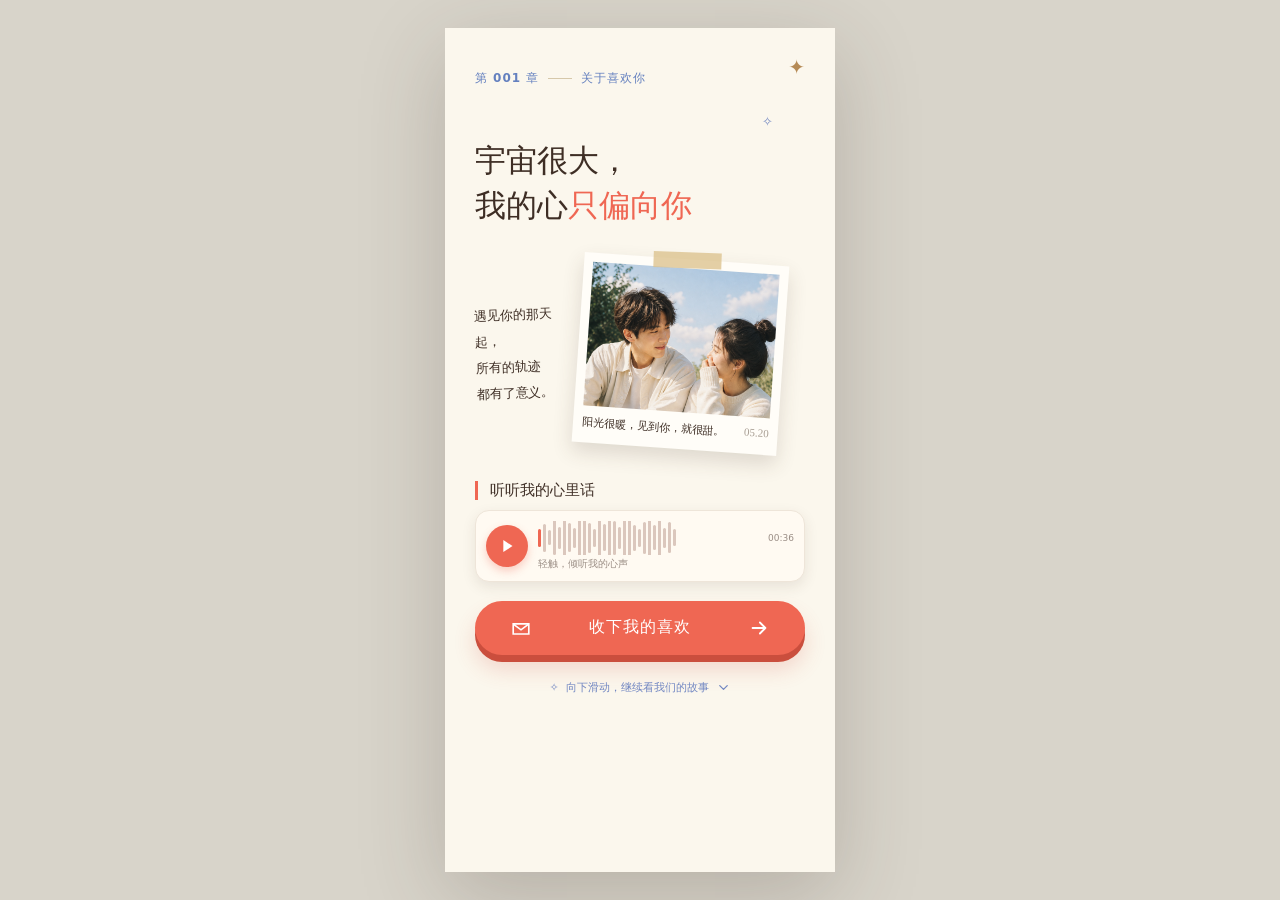
<file: index.html>
<!doctype html>
<html lang="zh-CN">
  <head>
    <meta charset="utf-8" />
    <meta name="viewport" content="width=device-width, initial-scale=1, viewport-fit=cover" />
    <meta name="theme-color" content="#fbf7ed" />
    <title>写给你的喜欢</title>
    <meta name="description" content="一封认真准备的告白信" />
    <link rel="icon" href="./favicon.svg" />
    <style>
      :root {
        font-family: "Noto Sans SC", "Microsoft YaHei", system-ui, sans-serif;
        color: #3e2e25;
        background: #d8d4ca;
        font-synthesis: none;
      }

      * {
        box-sizing: border-box;
      }

      html,
      body {
        margin: 0;
        min-width: 320px;
        min-height: 100%;
        -webkit-font-smoothing: antialiased;
      }

      button {
        font: inherit;
        -webkit-tap-highlight-color: transparent;
      }

      .app-stage {
        min-height: 100vh;
        min-height: 100dvh;
        display: grid;
        place-items: center;
        background: #d8d4ca;
      }

      .mobile-prototype {
        width: min(100vw, 390px);
        height: min(100dvh, 844px);
        margin-inline: auto;
        overflow: hidden;
        position: relative;
        background: #fbf7ed;
        box-shadow: 0 24px 80px rgba(65, 50, 40, .22);
        color: #3e2e25;
      }

      .paper-scroll {
        height: 844px;
        overflow-y: auto;
        overflow-x: hidden;
        scroll-behavior: smooth;
        scrollbar-width: none;
      }

      .paper-scroll::-webkit-scrollbar {
        display: none;
      }

      .hero-section {
        min-height: 844px;
        padding: 42px 30px 30px;
        position: relative;
        background: #fbf7ed;
      }

      .chapter {
        display: flex;
        align-items: center;
        gap: 9px;
        color: #6480bf;
        font-size: 12px;
        letter-spacing: .08em;
      }

      .chapter span {
        font-weight: 600;
      }

      .chapter i {
        display: block;
        width: 24px;
        height: 1px;
        background: #d6c8aa;
      }

      .star {
        position: absolute;
        color: #b58a55;
        line-height: 1;
      }

      .star-one {
        right: 30px;
        top: 29px;
        font-size: 20px;
      }

      .star-two {
        right: 62px;
        top: 87px;
        color: #7287c2;
        font-size: 13px;
      }

      h1 {
        margin: 51px 0 30px;
        font-size: 31px;
        line-height: 1.46;
        letter-spacing: 0;
        font-weight: 620;
      }

      h1 span {
        color: #ef6753;
        position: relative;
      }

      .memory-block {
        display: grid;
        grid-template-columns: 94px minmax(0, 1fr);
        gap: 9px;
        align-items: center;
        margin-bottom: 32px;
      }

      .hand-note {
        font-family: "STKaiti", "KaiTi", serif;
        font-size: 13px;
        line-height: 2;
        transform: rotate(-2deg);
        margin: 0;
      }

      .polaroid {
        margin: 0;
        width: 205px;
        justify-self: start;
        position: relative;
        background: #fffdf8;
        padding: 9px 9px 13px;
        transform: rotate(4deg);
        box-shadow: 0 9px 20px rgba(75, 57, 45, .16);
      }

      .polaroid img {
        display: block;
        width: 100%;
        height: 144px;
        object-fit: cover;
        object-position: 50% 42%;
      }

      .polaroid figcaption {
        padding-top: 9px;
        font-family: "STKaiti", "KaiTi", serif;
        font-size: 11px;
      }

      .polaroid time {
        float: right;
        color: #a79d92;
        font-family: inherit;
      }

      .tape {
        position: absolute;
        width: 68px;
        height: 16px;
        background: #dcc18c;
        opacity: .76;
        left: 50%;
        top: -7px;
        transform: translateX(-50%) rotate(-2deg);
      }

      .voice-section h2 {
        font-size: 15px;
        font-weight: 500;
        margin: 0 0 10px;
        padding-left: 12px;
        border-left: 3px solid #ef6753;
      }

      .voice-player {
        width: 100%;
        height: 72px;
        border: 1px solid #eee5d9;
        border-radius: 14px;
        background: #fffaf2;
        display: grid;
        grid-template-columns: 44px minmax(0, 1fr) 52px;
        grid-template-rows: 1fr 16px;
        align-items: center;
        gap: 0 8px;
        padding: 9px 10px;
        color: #65564d;
        box-shadow: 0 5px 14px rgba(72, 52, 38, .1);
        cursor: pointer;
        text-align: left;
        overflow: hidden;
      }

      .play-button {
        grid-row: 1 / 3;
        width: 42px;
        height: 42px;
        border-radius: 50%;
        display: grid;
        place-items: center;
        background: #ef6753;
        color: white;
        box-shadow: 0 4px 9px rgba(239, 103, 83, .3);
      }

      .play-button svg {
        width: 22px;
        height: 22px;
      }

      .wave {
        display: flex;
        align-items: center;
        gap: 2px;
        height: 34px;
        min-width: 0;
        overflow: hidden;
      }

      .wave i {
        flex: 1;
        max-width: 3px;
        border-radius: 3px;
        background: #dbc7bd;
        transition: background .2s ease;
      }

      .wave i.active {
        background: #ef6753;
      }

      .duration {
        font-size: 9px;
        text-align: right;
        color: #998c84;
        white-space: nowrap;
      }

      .voice-player small {
        grid-column: 2 / 4;
        color: #9b8e85;
        font-size: 10px;
      }

      .accept-button {
        margin-top: 19px;
        width: 100%;
        height: 54px;
        border: 0;
        border-radius: 28px;
        color: #fff;
        background: #ef6753;
        display: flex;
        align-items: center;
        justify-content: space-around;
        font-size: 16px;
        letter-spacing: .06em;
        box-shadow: 0 7px 0 #ca4e3d, 0 14px 22px rgba(211, 76, 58, .2);
        cursor: pointer;
        transition: transform .15s ease, box-shadow .15s ease;
      }

      .accept-button:active {
        transform: translateY(5px);
        box-shadow: 0 3px 0 #ca4e3d, 0 8px 14px rgba(211, 76, 58, .18);
      }

      .accept-button svg {
        width: 22px;
        height: 22px;
      }

      .scroll-cue {
        margin: 25px auto 0;
        padding: 0;
        border: 0;
        background: none;
        color: #7287c2;
        font-size: 11px;
        display: flex;
        align-items: center;
        gap: 7px;
        cursor: pointer;
      }

      .scroll-cue svg:last-child {
        display: block;
        width: 15px;
      }

      .story-section {
        min-height: 844px;
        padding: 70px 30px 56px;
        background: #eef0fa;
      }

      .eyebrow {
        margin: 0 0 16px;
        color: #6f83bb;
        font-size: 12px;
        letter-spacing: .09em;
      }

      .story-section h2 {
        font-size: 28px;
        line-height: 1.5;
        margin: 0 0 50px;
      }

      .timeline {
        border-left: 1px solid #bdc7e1;
        padding-left: 25px;
      }

      .timeline article {
        position: relative;
        margin-bottom: 45px;
      }

      .timeline article::before {
        content: "";
        position: absolute;
        left: -30px;
        top: 4px;
        width: 9px;
        height: 9px;
        border-radius: 50%;
        background: #ef6753;
        box-shadow: 0 0 0 5px #eef0fa;
      }

      .timeline time {
        color: #ef6753;
        font-weight: 650;
        font-size: 14px;
      }

      .timeline p {
        margin: 10px 0 0;
        color: #5d6170;
        line-height: 1.8;
        font-size: 14px;
      }

      .accept-button.compact {
        margin-top: 56px;
        height: 58px;
        justify-content: center;
        gap: 18px;
        font-size: 16px;
      }

      .response {
        position: absolute;
        inset: 0;
        z-index: 10;
        display: none;
        place-items: center;
        padding: 28px;
        background: rgba(49, 38, 32, .68);
        backdrop-filter: blur(7px);
      }

      .response.is-open {
        display: grid;
      }

      .response-card {
        width: 100%;
        background: #fffaf0;
        border-radius: 26px;
        padding: 38px 28px 30px;
        text-align: center;
        box-shadow: 0 20px 60px rgba(33, 23, 18, .3);
        animation: rise .38s ease both;
      }

      .response-icon {
        width: 54px;
        height: 54px;
        color: #ef6753;
        margin-bottom: 18px;
      }

      .response-card h2 {
        font-size: 25px;
        line-height: 1.45;
        margin: 0 0 13px;
      }

      .response-card > p:not(.eyebrow) {
        color: #776960;
        font-size: 14px;
        line-height: 1.8;
      }

      .response-card button {
        margin-top: 18px;
        border: 0;
        border-bottom: 1px solid #ef6753;
        padding: 5px;
        background: none;
        color: #ef6753;
        cursor: pointer;
      }

      @keyframes rise {
        from {
          opacity: 0;
          transform: translateY(24px) scale(.97);
        }

        to {
          opacity: 1;
          transform: none;
        }
      }

      @media (max-height: 843px) {
        .app-stage {
          align-items: start;
        }

        .mobile-prototype {
          height: 100dvh;
        }

        .paper-scroll {
          height: 100%;
        }
      }
    </style>
  </head>
  <body>
    <main class="app-stage">
      <section class="mobile-prototype" aria-label="写给你的告白">
        <div class="paper-scroll" id="paperScroll">
          <section class="hero-section">
            <header class="chapter"><span>第 001 章</span><i></i>关于喜欢你</header>
            <span class="star star-one" aria-hidden="true">✦</span>
            <span class="star star-two" aria-hidden="true">✧</span>

            <h1>宇宙很大，<br />我的心<span>只偏向你</span></h1>

            <div class="memory-block">
              <p class="hand-note">遇见你的那天起，<br />所有的轨迹<br />都有了意义。</p>
              <figure class="polaroid">
                <span class="tape"></span>
                <img src="./couple-photo.png" alt="一对年轻情侣在阳光下相视微笑" />
                <figcaption>阳光很暖，见到你，就很甜。 <time>05.20</time></figcaption>
              </figure>
            </div>

            <section class="voice-section" aria-labelledby="voice-title">
              <h2 id="voice-title">听听我的心里话</h2>
              <button class="voice-player" id="voicePlayer" aria-label="播放语音告白">
                <span class="play-button" id="playIcon"></span>
                <span class="wave" id="wave" aria-hidden="true"></span>
                <span class="duration" id="duration">00:36</span>
                <small>轻触，倾听我的心声</small>
              </button>
            </section>

            <button class="accept-button" data-open-response>
              <svg viewBox="0 0 24 24" aria-hidden="true"><path fill="none" stroke="currentColor" stroke-width="1.8" d="M3.5 7.5h17v11h-17z"/><path fill="none" stroke="currentColor" stroke-width="1.8" d="m4 8 8 6 8-6"/></svg>
              <span>收下我的喜欢</span>
              <svg viewBox="0 0 24 24" aria-hidden="true"><path fill="none" stroke="currentColor" stroke-linecap="round" stroke-linejoin="round" stroke-width="2" d="M5 12h14m-6-6 6 6-6 6"/></svg>
            </button>

            <button class="scroll-cue" id="scrollCue">
              <span aria-hidden="true">✧</span> 向下滑动，继续看我们的故事
              <svg viewBox="0 0 24 24" aria-hidden="true"><path fill="none" stroke="currentColor" stroke-linecap="round" stroke-linejoin="round" stroke-width="2" d="m6 9 6 6 6-6"/></svg>
            </button>
          </section>

          <section class="story-section" id="storySection">
            <p class="eyebrow">第 002 章 · 后来的我们</p>
            <h2>喜欢不是一瞬间，<br />是每一个有你的日常。</h2>
            <div class="timeline">
              <article><time>初遇</time><p>那天的风很轻，而我记住了你的笑。</p></article>
              <article><time>心动</time><p>开始期待每一次消息，也期待每一次见面。</p></article>
              <article><time>现在</time><p>想认真问你：以后，也让我陪在你身边好吗？</p></article>
            </div>
            <button class="accept-button compact" data-open-response>
              告诉你我的答案
              <svg viewBox="0 0 24 24" aria-hidden="true"><path fill="none" stroke="currentColor" stroke-linecap="round" stroke-linejoin="round" stroke-width="2" d="M5 12h14m-6-6 6 6-6 6"/></svg>
            </button>
          </section>
        </div>

        <div class="response" id="response" role="dialog" aria-modal="true" aria-labelledby="response-title">
          <div class="response-card">
            <svg class="response-icon" viewBox="0 0 24 24" aria-hidden="true"><path fill="currentColor" d="M12 2a10 10 0 1 0 0 20 10 10 0 0 0 0-20Zm-1.1 14.4-4-4 1.4-1.4 2.6 2.6 5.8-5.8 1.4 1.4-7.2 7.2Z"/></svg>
            <p class="eyebrow">心意已被好好收下</p>
            <h2 id="response-title">那我们，就从今天开始吧。</h2>
            <p>这一刻会成为我们故事里，最温柔的新章节。</p>
            <button id="closeResponse">再看一遍</button>
          </div>
        </div>
      </section>
    </main>

    <script>
      const bars = [18, 28, 15, 35, 22, 42, 29, 20, 38, 52, 30, 18, 40, 27, 47, 34, 22, 39, 49, 26, 18, 32, 44, 25, 36, 20, 31, 17];
      const wave = document.querySelector("#wave");
      const playIcon = document.querySelector("#playIcon");
      const duration = document.querySelector("#duration");
      const voicePlayer = document.querySelector("#voicePlayer");
      const response = document.querySelector("#response");
      let playing = false;
      let progress = 0;
      let timer = null;

      function playSvg() {
        return '<svg viewBox="0 0 24 24" aria-hidden="true"><path fill="currentColor" d="M8 5.5v13l10-6.5-10-6.5Z"/></svg>';
      }

      function pauseSvg() {
        return '<svg viewBox="0 0 24 24" aria-hidden="true"><path fill="currentColor" d="M7 5h4v14H7V5Zm6 0h4v14h-4V5Z"/></svg>';
      }

      function renderWave() {
        wave.innerHTML = bars.map((height, index) => {
          const active = index / bars.length * 100 <= progress ? "active" : "";
          return `<i class="${active}" style="height:${height}px"></i>`;
        }).join("");
      }

      function setPlaying(next) {
        playing = next;
        playIcon.innerHTML = playing ? pauseSvg() : playSvg();
        duration.textContent = playing ? "正在播放" : "00:36";
        voicePlayer.setAttribute("aria-label", playing ? "暂停语音告白" : "播放语音告白");

        if (timer) {
          window.clearInterval(timer);
          timer = null;
        }

        if (!playing) return;

        timer = window.setInterval(() => {
          if (progress >= 100) {
            progress = 0;
            setPlaying(false);
          } else {
            progress += 1.4;
            renderWave();
          }
        }, 500);
      }

      voicePlayer.addEventListener("click", () => setPlaying(!playing));
      document.querySelector("#scrollCue").addEventListener("click", () => {
        document.querySelector("#storySection").scrollIntoView({ behavior: "smooth" });
      });
      document.querySelectorAll("[data-open-response]").forEach((button) => {
        button.addEventListener("click", () => response.classList.add("is-open"));
      });
      document.querySelector("#closeResponse").addEventListener("click", () => response.classList.remove("is-open"));

      playIcon.innerHTML = playSvg();
      renderWave();
    </script>
  </body>
</html>
</file>
